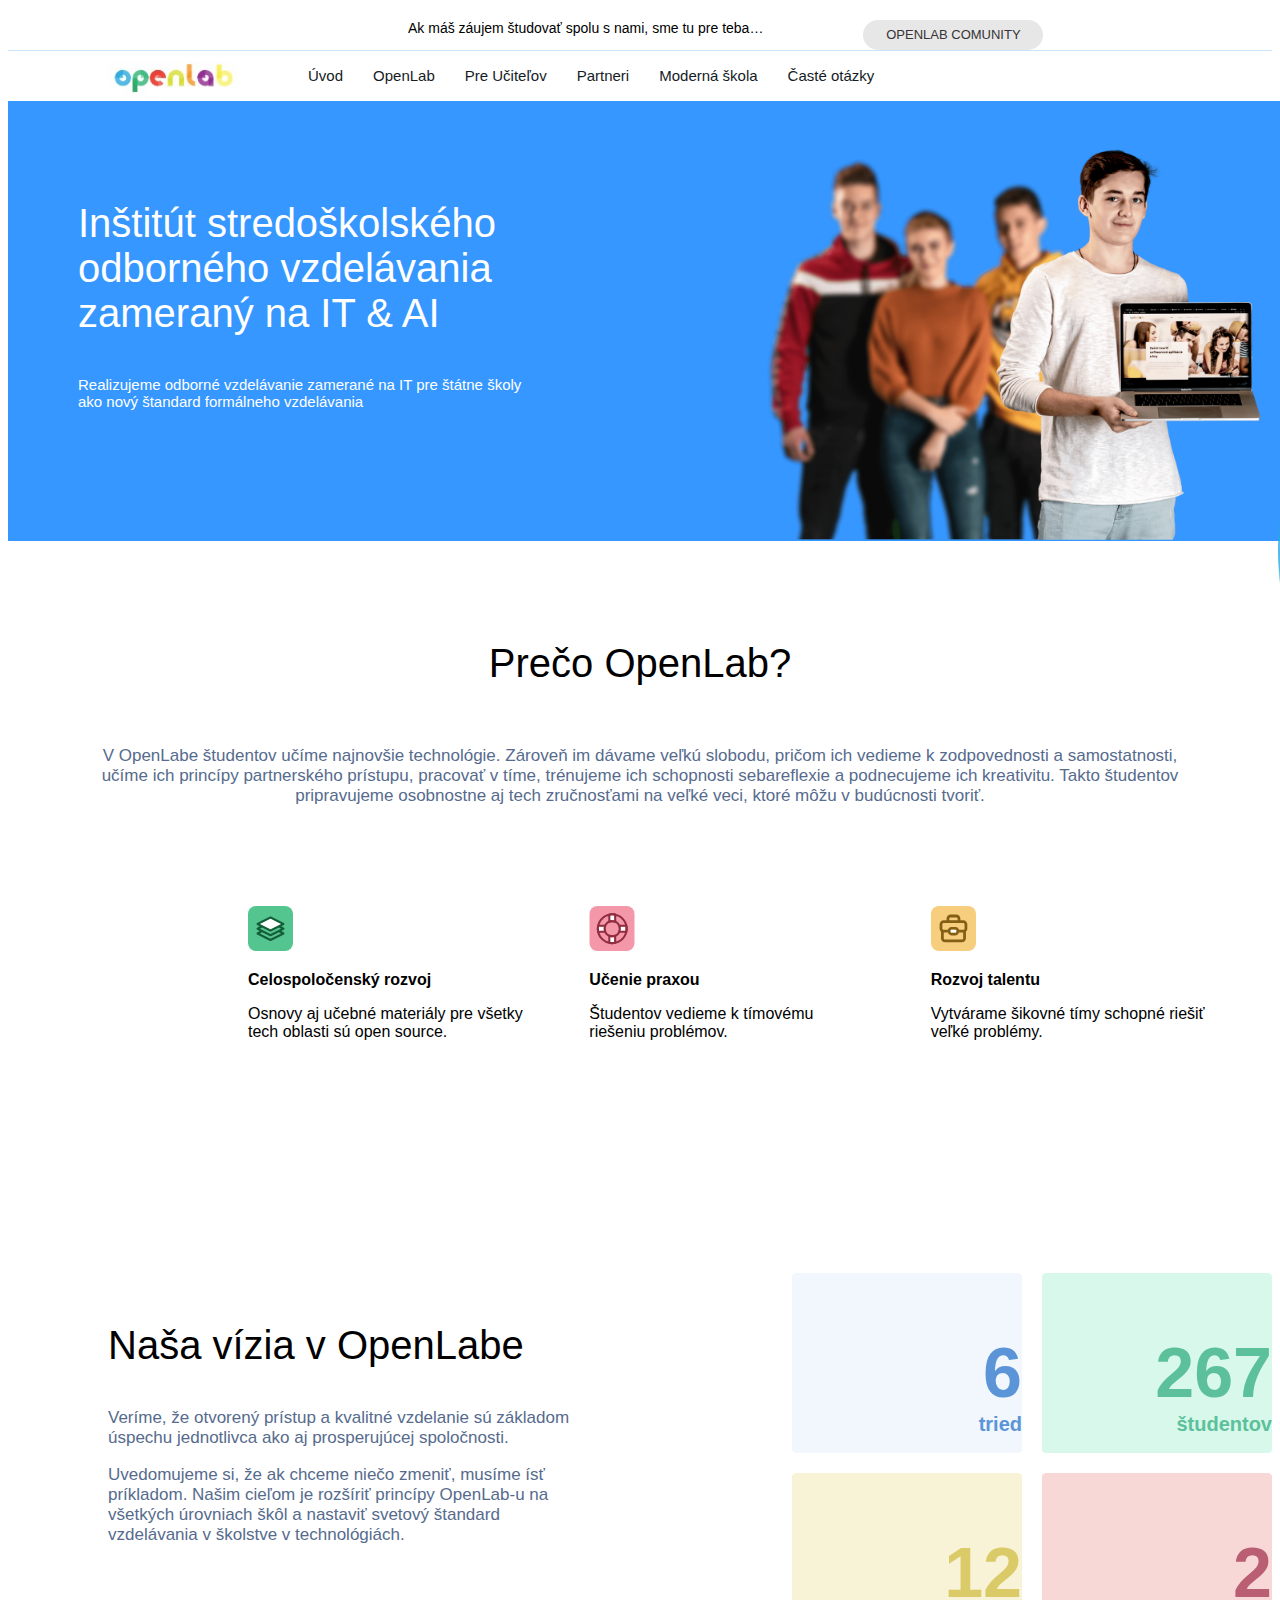
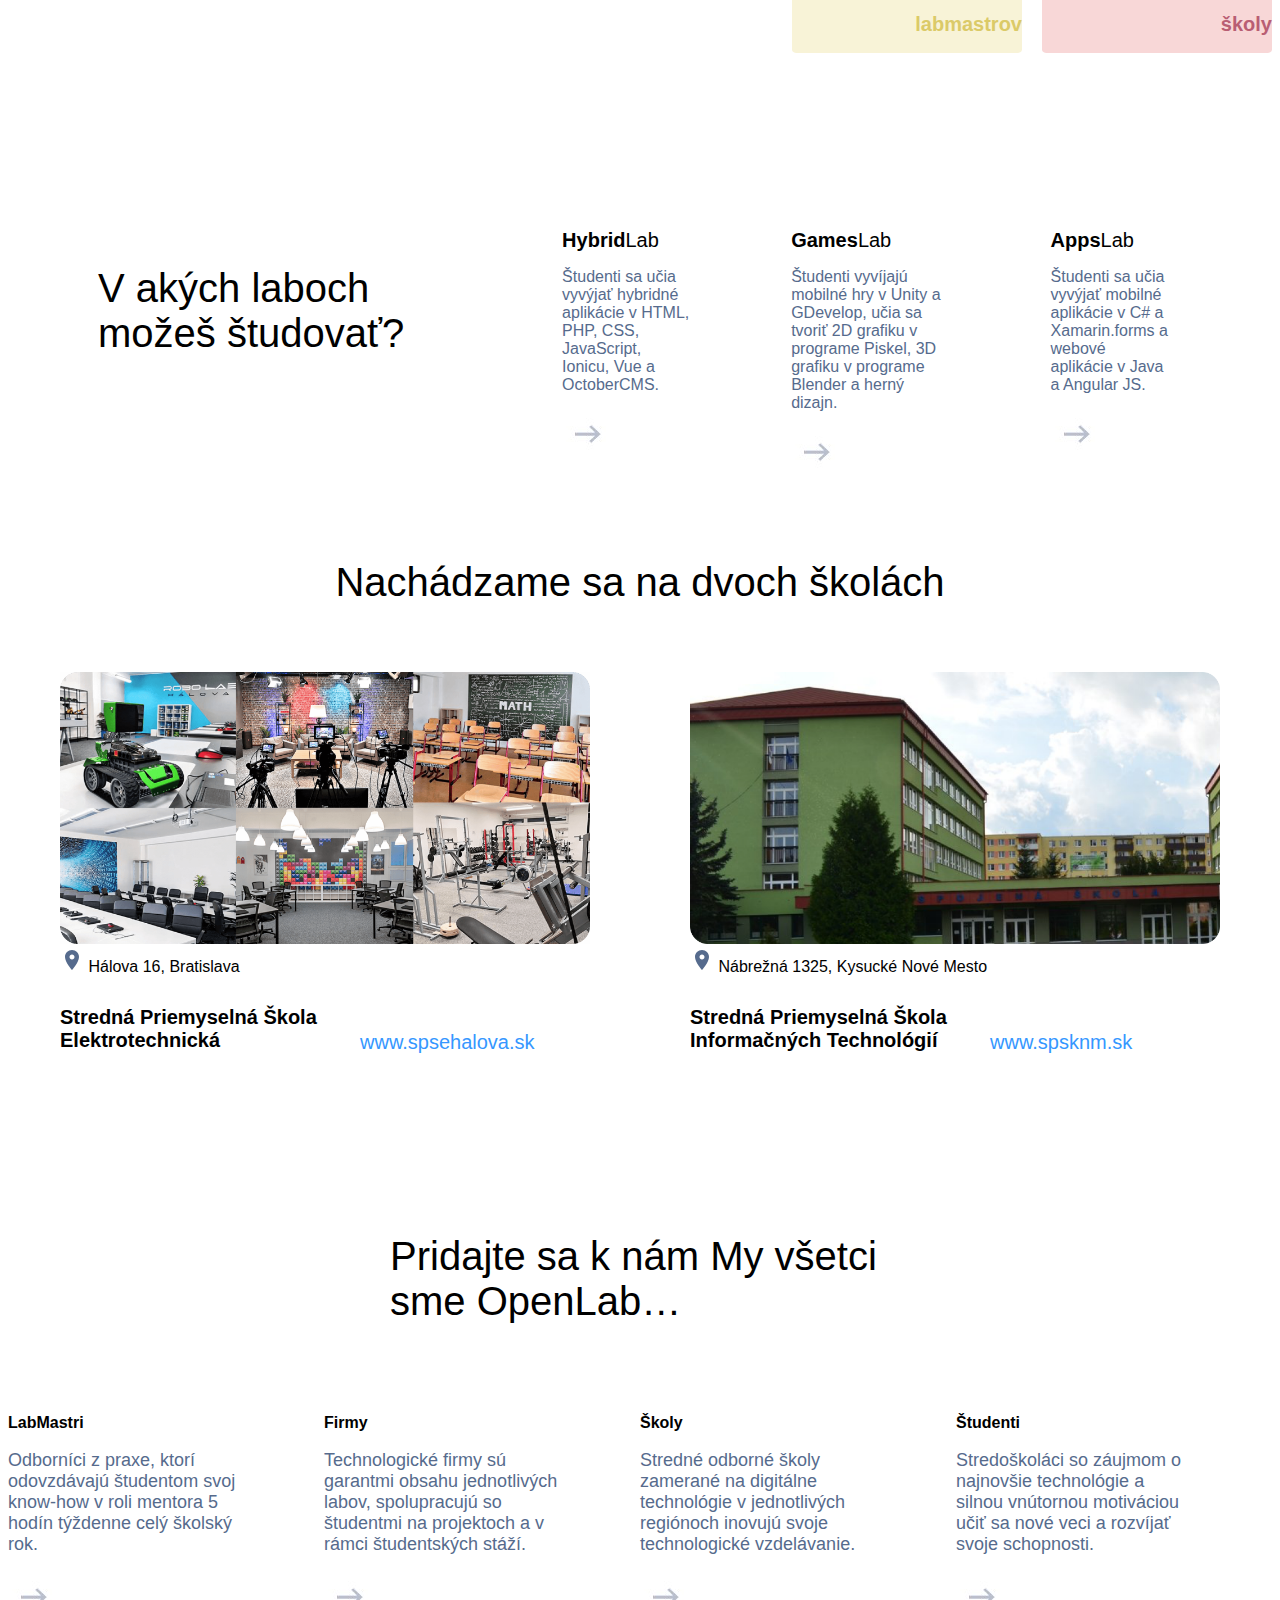
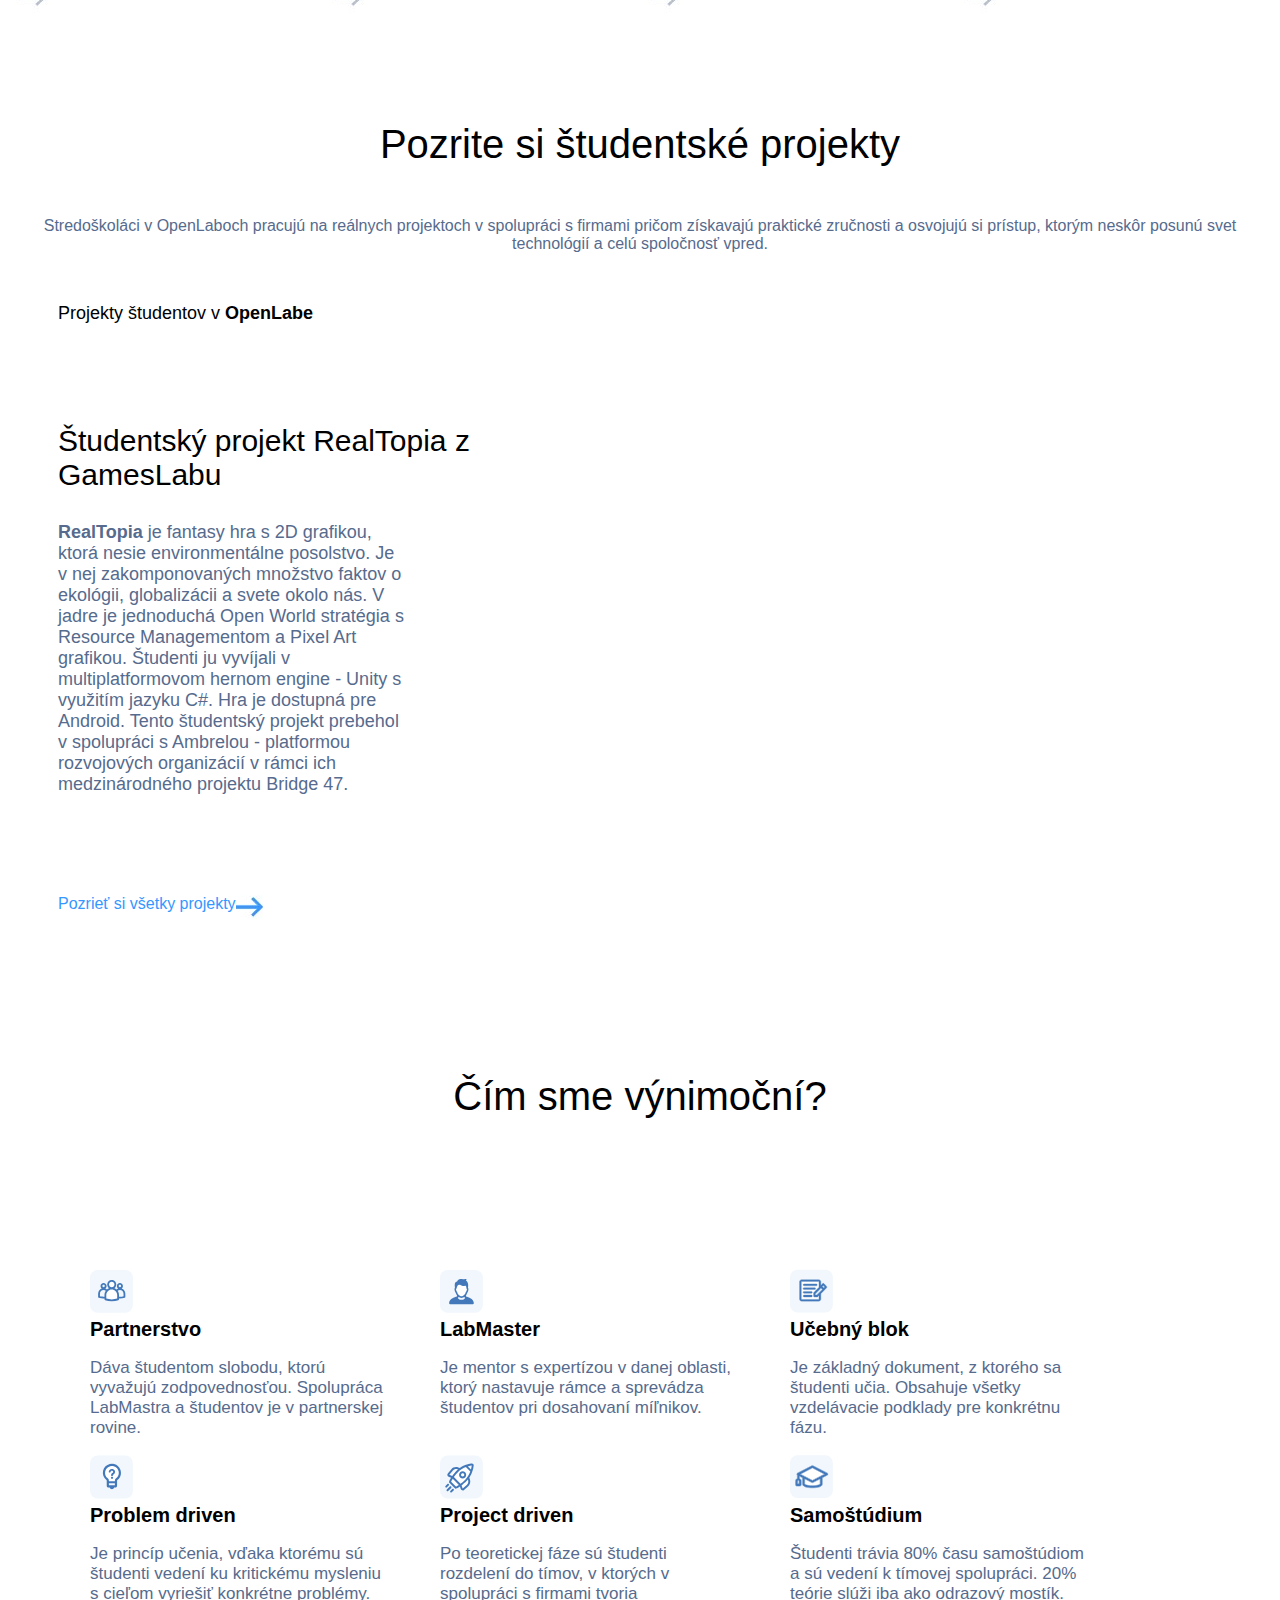
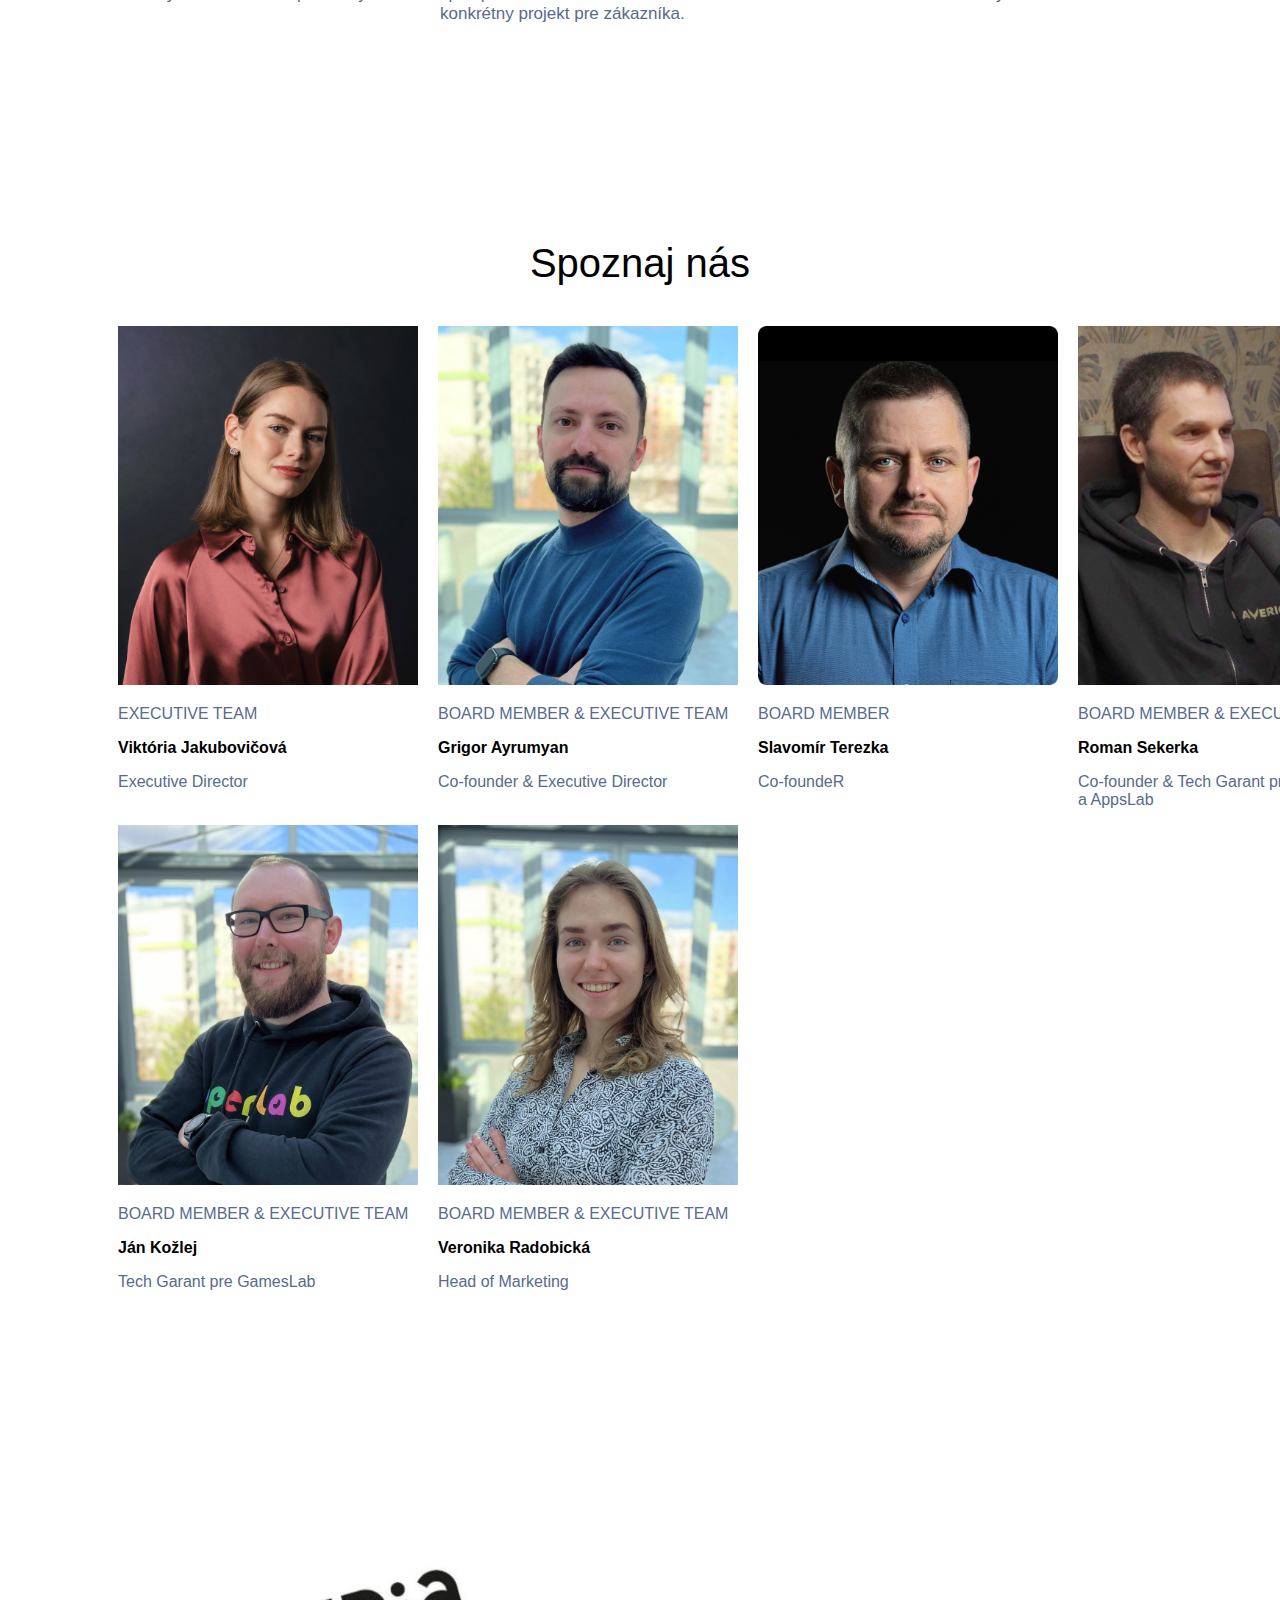
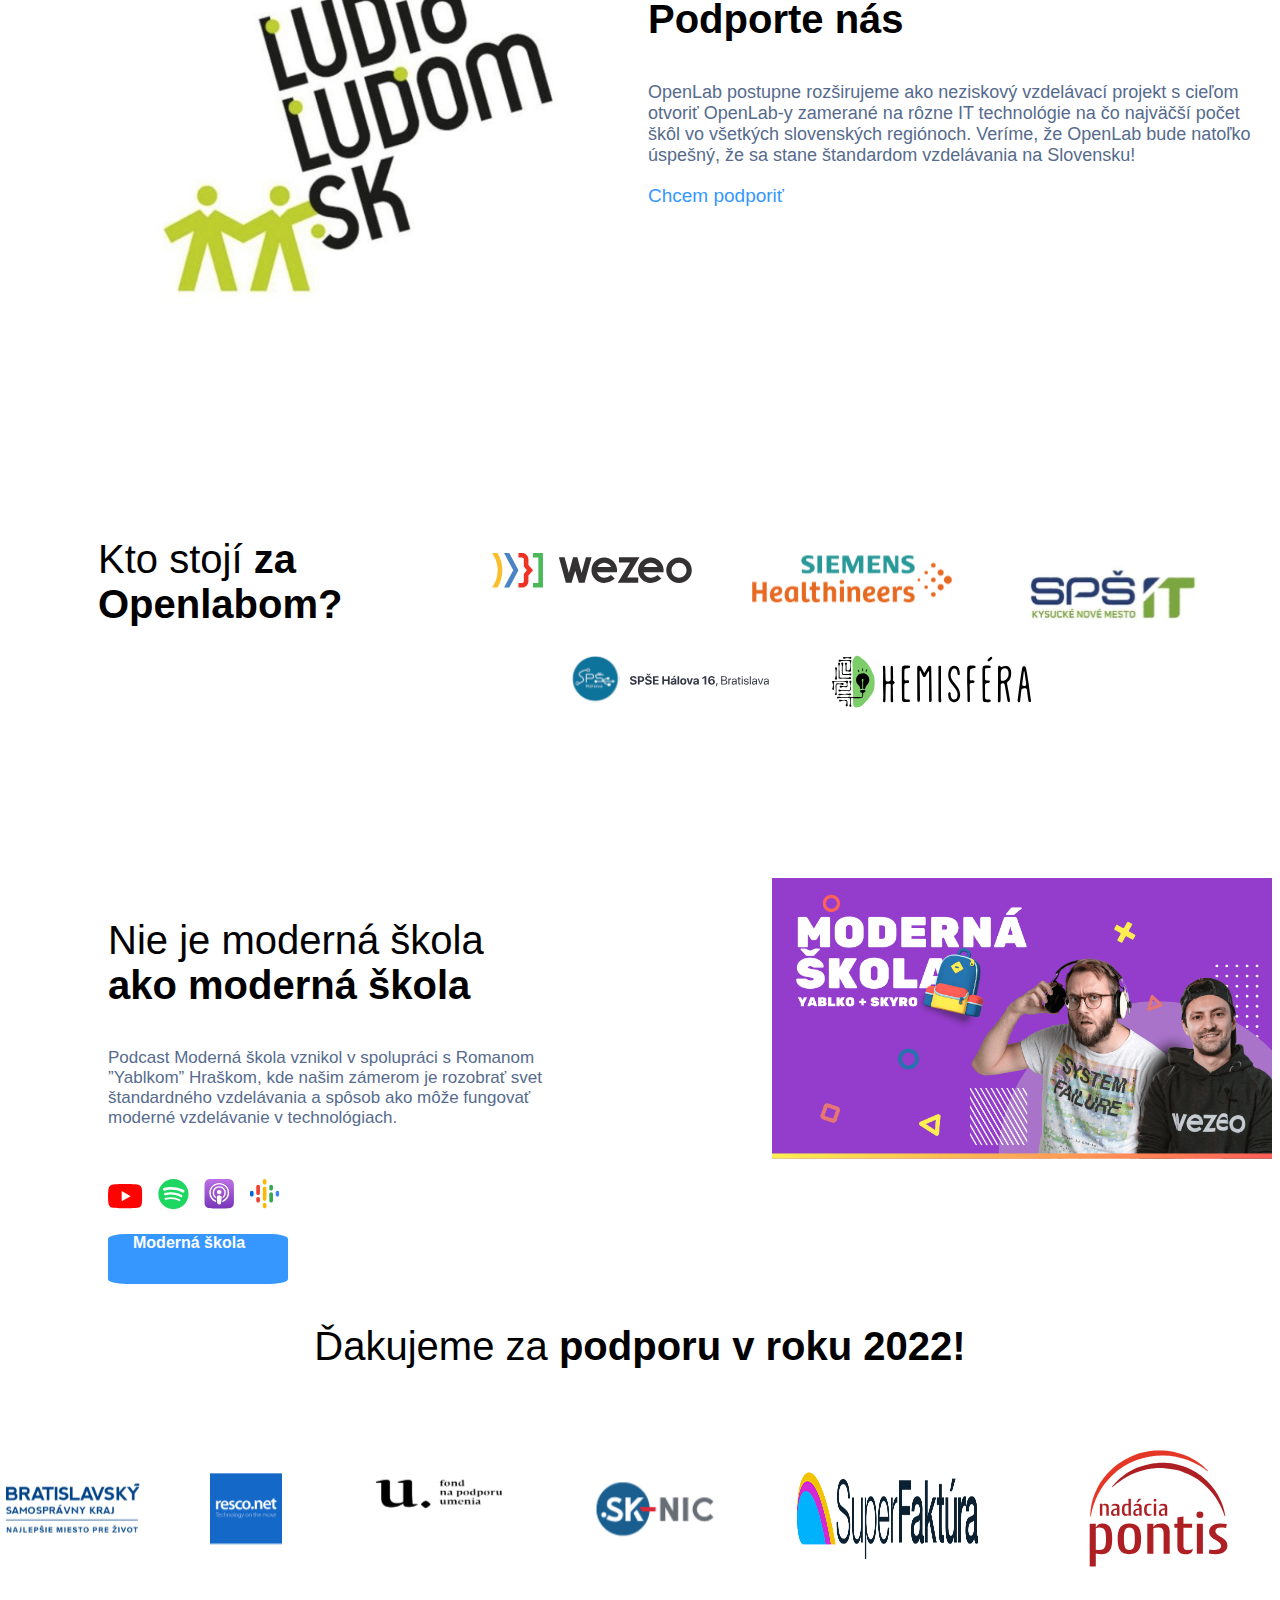
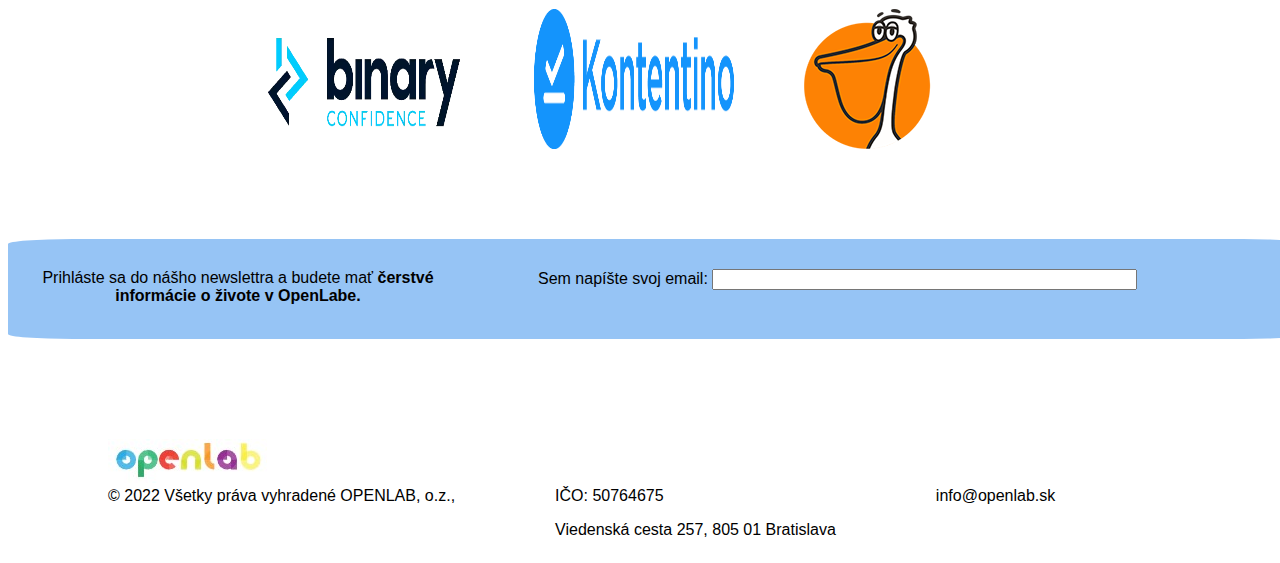
<file: index.html>
<!-- 
    ked chcem obsah odsunut od hran, pridam padding 
    ked to chcem odtlacit zvonka, od ostatnych elementov pouzijem margin 
    mozem pouzit aj margin right a pod.

    color: #989ca2;
-->



<!DOCTYPE html>
<html lang="en">
<head>
    <meta charset="UTF-8">
    <meta http-equiv="X-UA-Compatible" content="IE=edge">
    <meta name="viewport" content="width=device-width, initial-scale=1.0">
    <title>OpenLab</title>
    <link rel="stylesheet" href="./style/style.css">
    <link rel="stylesheet" href="./style/global.css">
</head>

<body>
<header>  
    <section id="navbar">
        <div class="discord-panel-container">
            <div class="discord-panel-text">
                Ak máš záujem študovať spolu s nami, sme tu pre teba…
            </div>
            <div class="discord-panel-buton-container">
                <div class="discord-link">    
                    <a class="discord-panel-buton-text" href="https://discord.com/invite/Y6xrdTvjFn">OPENLAB COMUNITY</a>
                </div>
            </div>
        </div>
        <div class="border-bottom"></div>
        <div class="menu-bar-container">
            <div>
                <img class="openlab-logo-mainbar" src="/_img/openlab-logo.jpg" alt="">
            </div>  
            <div>
                <nav>
                    <ul class="mainbar">
                        <li><a class="nav-link" href="">Úvod</a></li>
                        <li><a class="nav-link" href="">OpenLab</a></li>
                        <li><a class="nav-link" href="">Pre Učiteľov</a></li>
                        <li><a class="nav-link" href="">Partneri</a></li>
                        <li><a class="nav-link" href="">Moderná škola</a></li>
                        <li><a class="nav-link" href="">Časté otázky</a></li>
                    </ul>
                </nav>
            </div>
        </div>
    </section>
</header>
<section id="main-page">    
    <div>
        <div class="main-line-background">
            <div class="main-page-flex">
                <div class="main-text-box">   
                    <p class="main-text">
                        Inštitút stredoškolského odborného vzdelávania
                        <strong>zameraný na IT & AI</strong>
                    </p>
                    <p class="below-main-text">
                        Realizujeme odborné vzdelávanie zamerané na IT pre štátne školy 
                        ako nový štandard formálneho vzdelávania
                    </p>
                </div>
                <div>
                    <img class="main-home-img" src="/_img/main-home.png" alt="main-home">
                </div>
                <div><img class="circle" src="/_img/circle-home.png" alt="circle"></div>
            </div>
        </div>
    </div>

 
</section>
        
        


<section id="why-openlab">
    <h2 class="why-openlab">
        Prečo
        <strong>
            OpenLab?
        </strong>
    </h2>


    <p class = "why-openlab-text">
        V OpenLabe študentov učíme najnovšie technológie. Zároveň im dávame veľkú slobodu, pričom ich vedieme k zodpovednosti a
        samostatnosti, učíme ich princípy partnerského prístupu, pracovať v tíme, trénujeme ich schopnosti sebareflexie a
        podnecujeme ich kreativitu. Takto študentov pripravujeme osobnostne aj tech zručnosťami na veľké veci, ktoré môžu v
        budúcnosti tvoriť.
    </p>


    <div>
            <div>
                <ul class="whyopenlab-items-container"> 
                    <li>
                        <img src="/_img/why-openlab-imgs/select.svg" alt="select">
                        <p class="social-development">
                            <strong>
                                Celospoločenský rozvoj
                            </strong>
                        <p class="social-development-text">
                            Osnovy aj učebné materiály pre všetky tech  
                            oblasti sú open source. 
                        </p>
                    </li>
                    <li>
                        <img src="/_img/why-openlab-imgs/support.svg" alt="intership">  
                        <p class="learning-by-doing">
                            <strong>
                                Učenie praxou
                            </strong>
                        <p class="learning-by-doing-text">
                            Študentov vedieme k tímovému riešeniu 
                                        problémov. 
                        </p>
                    </li>
                    <li>
                        <img src="/_img/why-openlab-imgs/intership.svg" alt="support">
                        <p class="talent-development">
                            <strong>
                                Rozvoj talentu
                            </strong>
                        <p class="talent-development-text">
                            Vytvárame šikovné tímy schopné riešiť veľké 
                                    problémy.  </p>
                        </p>
                    </li>
                </ul>
            </div>
    </div>
</section>
<section id="our-vision-in-openlab">  
    <div class="ovib-main-flex">
        <div>
            <div>
                <h3 class="our-vision-in-openlab">
                    Naša vízia 
                    <strong>
                        v OpenLabe
                    </strong>
                </h3>
            </div>
            
            
            <div>
                <p class="our-vision-in-openlab-text">
                    Veríme, že otvorený prístup a kvalitné vzdelanie sú základom úspechu jednotlivca 
                    ako aj prosperujúcej spoločnosti. 
                    
                </p>
            </div>
            <p class="our-vision-in-openlab-text">
                Uvedomujeme si, že ak chceme niečo zmeniť, musíme ísť príkladom. Našim cieľom 
                je rozšíriť princípy OpenLab-u na všetkých úrovniach škôl a nastaviť svetový 
                štandard vzdelávania v školstve v technológiách. 
            </p>
        </div>
        <div>
            <div class="our-vision-in-openlab-box">
                <div class="oviob-line1">
                    <div class="classes6">
                        <div class="classes6-number">6</div>tried
                    </div>
                    <div class="students267">
                        <div class="students267-number">267</div>študentov
                    </div>
                </div>
                <div class="oviob-line2">
                    <div class="labmasters12">
                        <div class="labmasters12-number">12</div>labmastrov
                    </div>
                    <div class="schools2">
                        <div class="schools2-number">2</div>školy
                    </div>
                </div>
            </div>
        </div>

    </div>
</section>
<section id="which-labs-can-you-study">
    <div class="which-labs-can-you-study-container">
        <div>
            <section>
                <h4 class="which-labs-can-you-study">
                    V akých laboch 
                    <strong>
                        možeš študovať?
                    </strong>
                </h4>
            </section>
        </div>
            
        <ul class="flex-labs">
            <li> 
                <div>
                    <div class="hybridlab">   
                        <div class="fs20">
                            <strong>Hybrid</strong>Lab 
                </div>
                        
                        <p class="hybridlab-text textcolor">
                            Študenti sa učia vyvýjať 
                            hybridné aplikácie v 
                            HTML, PHP, CSS, 
                            JavaScript, Ionicu, Vue a 
                            OctoberCMS. 
                        </p>

                        <img class="arrow1" src="./_img/arrow.jpg" alt="arrow">

                    </div>
            </li>

            <li>
                <div class="gameslab">
                    <div class="fs20">
                    <strong>Games</strong>Lab
                    </div>
                    <p class="gameslab-text textcolor">
                        Študenti vyvíjajú mobilné 
                        hry v Unity a GDevelop, 
                        učia sa tvoriť 2D grafiku v 
                        programe Piskel, 3D 
                        grafiku v programe Blender 
                        a herný dizajn. 
                    </p>
                    <img class="arrow2" src="./_img/arrow.jpg" alt="arrow">

                </div>
            </li>
            <li>
                <div class="appslab">
                    <div class="fs20">
                        <strong>Apps</strong>Lab 
                    </div>
                    <p class="appslab-text textcolor">
                        Študenti sa učia vyvýjať 
                        mobilné aplikácie v C# a 
                        Xamarin.forms a webové 
                        aplikácie v Java a Angular 
                        JS. 
                    </p>
                    <img class="arrow3" src="./_img/arrow.jpg" alt="arrow">

                </div>
            </li>
            </div>
        </ul>
    </div>
</section>
<section id="we-are-on-two-schools">
    <div>
        <h5 class="we-are-on-two-schools">
            <strong>
                Nachádzame sa
            </strong>
            na dvoch školách
        </h5>
    </div>
    <div class="schools-container">  
        <div class="school1-box">
            <div>
                <img class="school1-img" src="./_img/school1.png" alt="halova">
            </div>
            <div>
                <img src="./_img/place.svg" alt="place">
                Hálova 16, Bratislava
            </div>
            <div class="school1-text-container">  
                <div class="school1-text">
                    Stredná Priemyselná Škola Elektrotechnická
                </div>
                <div class="school1-link">
                    <a class="school1-link" href="https://www.spsehalova.sk/">www.spsehalova.sk</a>
                </div>
            </div>
        </div>
        <div class="school2-box">
            <div>
                <img class="school2-img" src="./_img/school2.png" alt="kysuce">
            </div>
            <div>
                <img src="./_img/place.svg" alt="place">
                Nábrežná 1325, Kysucké Nové Mesto
            </div>
            <div class="school2-text-container">
                <div class="school2-text">
                    Stredná Priemyselná Škola Informačných Technológií
                </div>
                <div class="school2-link">
                    <a class="school2-link" href="http://www.spsknm.sk/ssknm/">www.spsknm.sk</a>
                </div>
            </div>
        </div>
    </div>
</section>





<section id="join-us">
    <div class="h7">
        Pridajte sa k nám <strong>My všetci sme OpenLab…</strong> 
    </div>
    <div class="we-are-all-openlab">
        <div class="labmasters">
            <strong>LabMastri</strong> 
            <p>
                Odborníci z praxe, ktorí 
                odovzdávajú študentom svoj 
                know-how v roli mentora 5 hodín 
                týždenne celý školský rok. 
            </p>
            <img src="/_img/arrow.jpg" alt="arrow">
        </div>
        <div class="companies">
            <strong>Firmy</strong>
            <p>
                Technologické firmy sú garantmi 
                obsahu jednotlivých labov, 
                spolupracujú so študentmi 
                na projektoch a v rámci študentských 
                stáží.

            </p>
            <img src="/_img/arrow.jpg" alt="arrow">
        </div>
        <div class="schools-waao">
            <strong>Školy</strong>
            <p>
                Stredné odborné školy zamerané 
                na digitálne technológie v 
                jednotlivých regiónoch inovujú 
                svoje technologické vzdelávanie. 

            </p>

            <img src="/_img/arrow.jpg" alt="arrow">
        </div>
        <div class="students-waao">
            <strong>Študenti</strong>
            <p>
                Stredoškoláci so záujmom o 
                najnovšie technológie a silnou 
                vnútornou motiváciou učiť sa 
                nové veci a rozvíjať svoje
                schopnosti. 

            </p>

            <img src="/_img/arrow.jpg" alt="arrow">
        </div>
    </div>
</section>

<section id="students-projects">
    <div class="students-projects">
        Pozrite si <strong>študentské projekty</strong>
    </div>
        <p class="students-projects-text">
            Stredoškoláci v OpenLaboch pracujú na reálnych projektoch v spolupráci s firmami pričom získavajú praktické zručnosti a
            osvojujú si prístup, ktorým neskôr posunú svet technológií a celú spoločnosť vpred.
        </p>
        <p class="students-projects-in-openlab">
            Projekty študentov v <strong>OpenLabe</strong>
        </p>
        <div>   
            <p class="realtopia">
                Študentský projekt RealTopia z GamesLabu
            </p>
            <p class="realtopia-text">
                <strong>RealTopia </strong>je fantasy hra s 2D grafikou, ktorá nesie environmentálne posolstvo. Je v nej zakomponovaných množstvo faktov
                o ekológii, globalizácii a svete okolo nás. V jadre je jednoduchá Open World stratégia s Resource Managementom a Pixel
                Art grafikou. Študenti ju vyvíjali v multiplatformovom hernom engine - Unity s využitím jazyku C#.
                Hra je dostupná pre Android. Tento študentský projekt prebehol v spolupráci s Ambrelou - platformou rozvojových
                organizácií v rámci ich medzinárodného projektu Bridge 47.
            </p>
            <div class="arrow-container">
                <div>
                    <a class="see-all-projects" href="https://www.youtube.com/channel/UCinIL-0-qCLU6zE5fo1SPNw">Pozrieť si všetky projekty</a>
                </div>
                <div>
                    <img src="./_img/blue-arrow.jpg" alt="arrow">
                </div>
            </div>
        </div>
</section>

<section id="what-makes-us-special">
    <p class="what-makes-us-special">Čím sme <strong>výnimoční?</strong></p>
    <div class="what-makes-us-special-line1">
        <div class="partnership">
            <img src="/_img/special1.svg" alt="special1">
            <div>
                <strong>Partnerstvo</strong>
            </div>
            <p class="partnership-text">
                Dáva študentom slobodu, ktorú vyvažujú zodpovednosťou. Spolupráca LabMastra a študentov je v partnerskej rovine.
            </p>
        </div>
        <div class="labmaster">
            <img src="/_img/special2.svg" alt="special2">
            <div>
                <strong>LabMaster</strong>
            </div>
            <p class="labmaster-text">
                Je mentor s expertízou v danej oblasti, ktorý nastavuje rámce a sprevádza študentov pri dosahovaní míľnikov.
            </p>
        </div>
        <div class="study-block">
            <img src="/_img/special3.svg" alt="special3">
            <div>
                <strong>Učebný blok</strong>
            </div>
            <p class="study-block-text">
                Je základný dokument, z ktorého sa študenti učia. Obsahuje všetky vzdelávacie podklady pre konkrétnu fázu.
            </p>
        </div>
        
    </div>
    <div class="what-makes-us-special-line2">
        <div class="problem-driven">
            <img src="/_img/special4.svg" alt="special4">
            <div>
                <strong>Problem driven</strong>
            </div>
            <p class="problem-driven-text">
                Je princíp učenia, vďaka ktorému sú študenti vedení ku kritickému mysleniu s cieľom vyriešiť konkrétne problémy.
            </p>
        </div>
        <div class="project-driven">
            <img src="/_img/special5.svg" alt="special5">
            <div>
                <strong>Project driven</strong>
            </div>
            <p class="project-driven">
                Po teoretickej fáze sú študenti rozdelení do tímov, v ktorých v spolupráci s firmami tvoria konkrétny projekt pre
                zákazníka.
            </p>
        </div>
        <div class="self-study">
            <img src="/_img/special6.svg" alt="special6">
            <div>
                <strong>Samoštúdium</strong>
            </div>
            <p>
                Študenti trávia 80% času samoštúdiom a sú vedení k tímovej spolupráci. 20% teórie slúži iba ako odrazový mostík.
            </p>
        </div>

    </div>
</section>
<section id="get-to-know-us">
    <div>
        <p class="get-to-know-us"><strong>Spoznaj nás</strong></p>
    </div>
    <div class="get-to-know-us-line1">
        <div class="viktoria-jakubovicova">
            <img class="mw300" src="/_img/viktoria-jakubovicova.jpg" alt="viktoria">
            <p>
                EXECUTIVE TEAM
            </p>
            <div>
                <strong>Viktória Jakubovičová</strong>
            </div>
            <p>
                Executive Director
            </p>
        </div>
        <div class="grigor-ayrumyan">
            <img class="mw300" src="/_img/grigor-ayrumyan.jpg" alt="grigor">
            <p>
                BOARD MEMBER & EXECUTIVE TEAM
            </p>
            <div>
                <strong>Grigor Ayrumyan</strong>
            </div>
            <p>
                Co-founder & Executive Director
            </p>

        </div>
        <div class="slavomir-terezka">
            <img class="mw300" src="/_img/slavomir-terezka.jpg" alt="slavomir">
            <p>
                BOARD MEMBER
            </p>
            <div>
                <strong>Slavomír Terezka</strong>
            </div>
            <p>
                Co-foundeR
            </p>

        </div>
        <div class="roman-sekera">
            <img class="mw300" src="/_img/roman-sekerka.jpg" alt="roman">
            <p>
                BOARD MEMBER & EXECUTIVE TEAM
            </p>
            <div>
                <strong>Roman Sekerka</strong>
            </div>
            <p>
                Co-founder & Tech Garant pre HybridLab a AppsLab
            </p>
        </div>
    </div>
    <div class="get-to-know-us-line2">
        <div class="jan-kozlej">
            <img class="mw300" src="/_img/jan-kozlej.jpg" alt="jan">
            <p>
                BOARD MEMBER & EXECUTIVE TEAM
            </p>
            <div>
                <strong>Ján Kožlej</strong>
            </div>
            <p>
                Tech Garant pre GamesLab
            </p>
        </div>
        <div class="veronika-radobicka">
            <img class="mw300" src="/_img/veronika-radobicka.jpg" alt="veronika">
            <p>
                BOARD MEMBER & EXECUTIVE TEAM
            </p>
            <div>
                <strong>Veronika Radobická</strong>
            </div>
            <p>
                Head of Marketing
            </p>
        </div>
    </div>
</section>
<section id="help-us">
    <div class="help-us-container">
       <div>
            <img class="help-us-img" src="_img/ludialudom.png" alt="ludia ludom">
       </div>
       <div>
            <p class="help-us"> 
                <strong>Podporte nás</strong>
            </p>
            <p class="help-us-text">
                OpenLab postupne rozširujeme ako neziskový vzdelávací projekt s cieľom otvoriť OpenLab-y zamerané na rôzne IT
                technológie na čo najväčší počet škôl vo všetkých slovenských regiónoch. Veríme, že OpenLab bude natoľko úspešný, že sa
                stane štandardom vzdelávania na Slovensku!
            </p>
            <p class="i-want-to-support">
                <a class="i-want-to-support" href="https://www.ludialudom.sk/profil/detail/41588">Chcem podporiť</a>
            </p>
       </div>
    </div>
</section>
<section id="who-stands-behind-openlab">
    <div class="who-stands-behind-openlab-container">
        <div class="who-stands-behind-openlab">
            Kto stojí
            <strong>za Openlabom?</strong>
        </div>
        <div>
            <ul class="who-stands-behind-openlab-logos">
                <li>
                    <img class="logs_img logs_img1" src="/_img/firmy/wezeo.svg" alt="wezeo">
                </li>
                <li>
                    <img class="logs_img" src="/_img/firmy/siemens.svg" alt="siemens">
                </li>
                <li>
                    <img class="logs_img" src="/_img/firmy/spsit.svg" alt="spsIT kysuce">
                </li>
            </ul>  
            <ul class="who-stands-behind-openlab-logos">
                <li>
                    <img class="logs_img" src="/_img/firmy/spse.svg" alt="halova">
                </li>
                <li>
                    <img class="logs_img" src="/_img/firmy/hemisfera.svg" alt="hemisfera">
                </li>
            </ul>
        </div>
    </div>

</section>
<section id="it-is-not-a-modern-school-like-a-modern-school">
    <div class="modern-school-container">   
        <div>
            <div>  
                <p class="modern-school">
                    Nie je moderná škola 
                    <strong>ako moderná škola</strong> 
                </p> 
                <p class="modern-school-text">
                    Podcast Moderná škola vznikol v spolupráci s Romanom ”Yablkom” Hraškom, kde našim zámerom je rozobrať svet štandardného
                    vzdelávania a spôsob ako môže fungovať moderné vzdelávanie v technológiach.
                </p>
            </div>
        </div>
        <div>
            <img class="skyro" src="/_img/skyro.png" alt="skyro">
        </div>
    </div>
    <div>
        <ul class="links-container">
            <li>
                <a href="https://www.youtube.com/c/Modern%C3%A1%C5%A1kola"><img src="/_img/youtube-color.svg"
                        alt="youtube"></a>
            </li>
            <li>
                <a href="https://open.spotify.com/show/7x8hnF8aX7LYbPsU155dJs"> <img src="/_img/spotify.svg"
                        alt="spotify"></a>
            </li>
            <li>
                <a href="https://podcasts.apple.com/sk/podcast/modern%C3%A1-%C5%A1kola/id1594689894"><img
                        src="/_img/podcast.svg" alt="podcast"></a>
            </li>
            <li>
                <a href="https://podcasts.google.com/feed/aHR0cHM6Ly9mZWVkLnBvZGJlYW4uY29tL21vZGVybmFza29sYS9mZWVkLnhtbA"><img
                        src="/_img/google-podcast.svg" alt="google podcasts"></a>
            </li>
        </ul>
    </div>
    <div class="modern-s-buton">
        <a class="modern-school-buton" href="https://openlab.sk/moderna-skola/">Moderná škola</a>
    </div>
    
</section>
<section id="thank-you-for-your-support">
        <div>
            <p class="thank-you-for-your-support-title">
                Ďakujeme za <strong>podporu v roku 2022!</strong>
            </p>
        </div>
        <div class="support1">
            <img class="mw200" src="/_img/support/support1.svg" alt="support1">
            <img class="mw200" src="/_img/support/support3.svg" alt="support3">
            <img class="mw200" src="/_img/support/support6.svg" alt="support6">
            <img class="mw200" src="/_img/support/support7.svg" alt="support7">
            <img class="mw200" src="/_img/support/superfaktura.png" alt="superfaktura">
            <img class="mw200" src="/_img/support/pontis.svg" alt="pontis">
        </div>
        <div class="support2">
            <img class="mw200" src="/_img/support/binary-confidence.png" alt="binary-confidence">
            <img class="mw200" src="/_img/support/kontentino.png" alt="kontentino">
            <img class="mw200" src="/_img/support/pelikan_logo.png" alt="pelikan">
        </div>
</section>
<section id="last-section">
    <div class="last-section-container">
        <div class="last-section-text">
            Prihláste sa do nášho newslettra a budete mať
            <strong>čerstvé informácie o živote v OpenLabe.</strong>
        </div>
        <div class="write-email">
            <label for="email"> Sem napíšte svoj email:</label>
            <input class="email" type="email" size="50" id="email" type="email">
        </div>
    </div>
</section>
<footer class="footer">
     
    <div>
        <img class="openlab-logo-footer" src="/_img/openlab-logo.jpg" alt="openlab">
    </div>
    <div class="footer-flex">
        <div class="footer-text1">
            © 2022 Všetky práva vyhradené OPENLAB, o.z.,
        </div>
        
        
        <div class="footer-text2">
            <div>IČO: 50764675</div>

            <p>Viedenská cesta 257, 805 01 Bratislava</p>
        </div>
        
        <div class="footer-text3">
            info@openlab.sk
        </div>
    </div>
</footer>

</body>
</html>
</file>
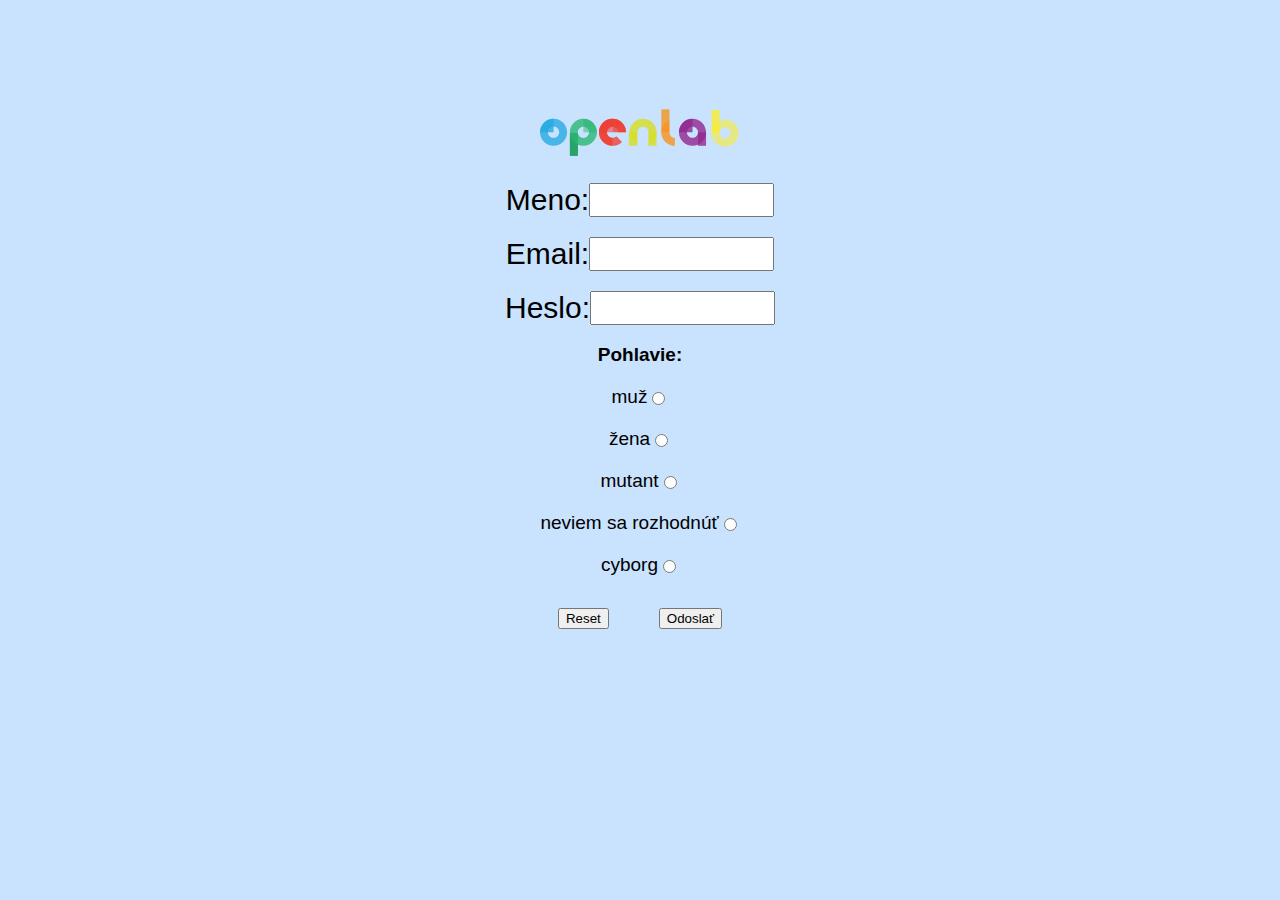
<file: registracny-folmular/registration-index.html>
<!DOCTYPE html>
<html lang="en">
<head>
    <meta charset="UTF-8">
    <meta http-equiv="X-UA-Compatible" content="IE=edge">
    <meta name="viewport" content="width=device-width, initial-scale=1.0">
    <title>Document</title>
    <link rel="stylesheet" href="./registration.css">
</head>
<body>
    <div class="main">  
        <div>
            <img class="openlab-logo" src="./_img/openlab-logo.svg" alt="">
        </div>
        <div>  
            <form action="action.html" method="get">
                <span> 
                    <label for="name">Meno:</label>
                    <input type="text" name="name" id="name">
                </span>
                <span>
                    <label for="email">Email:</label>
                    <input type="text" name="email" id="email">
                </span>
                <span>
                    <label for="password">Heslo:</label>
                    <input type="text" name="password" id="password">
                </span>
                <div class="male-female">   
                    <p class="gander">
                        Pohlavie:
                    </p>
                    <span>
                        <label for="male">muž</label>
                        <input type="radio" name="gander" id="male" value="male">
                    </span>
                    <span>
                        <label for="female">žena</label>
                        <input type="radio" name="gander" id="female" value="female">
                    </span>
                    <span>
                        <label for="mutant">mutant</label>
                        <input type="radio" name="gander" id="mutant">
                    </span>
                    <span>
                        <label for="dont-know">neviem sa rozhodnúť</label>
                        <input type="radio" name="gander" id="dont-know">
                    </span>
                    <span>
                        <label for="cyborg">cyborg</label>
                        <input type="radio" name="gander" id="cyborg">
                    </span>
                </div>
                <div class="button-flex">  
                    <div>
                        <button class="button1" type="reset">Reset</button>
                    </div>
                    <div>
                        <button type="submit">Odoslať</button>
                    </div>
                </div>
            </form>
        </div>
    </div>
</body>
</html>
</file>
<file: style/style.css>
body{
    background-color: white ;
    font-family: sans-serif;
    overflow-x: hidden;
    overflow-y: scroll;
}
/* 
header */

.discord-panel-container{
    display: flex;
    margin-left: 400px;
    margin-top: 20px;
    
}

.discord-panel-buton-container{
    background-color: rgba(194, 194, 194, 0.397);
    margin-left: 100px;
    text-align: center;
    border-radius: 50rem;
    width: 180px;
    height: 30px;
    
    
}

.discord-link{
    margin-top: 5px;
}

.discord-panel-buton-text{
    font-size: 13px;
    text-decoration: none;
    color: rgb(54, 52, 52);
}

.discord-panel-text {
    font-size: 14px;
}


.border-bottom{
    border-bottom: solid 1px #3597ff44;
    max-width: 1300px;
    margin-left: auto;
    margin-right: auto;
}

.menu-bar-container{
    display: flex;
}

.mainbar{
    display: flex;
    list-style-type: none;
    
}

.openlab-logo-mainbar{
    margin-left: 100px;
    width: 130px;
    margin-top: 10px;
}
.nav-link{
    margin-left: 30px;
    text-decoration: none;
    color: #151b25;
    font-size: 15px;
}

/* mainpage */

.main-line-background{
    background-color: #3597ff;
    height: 440px;
    width: 1950px;
}

.main-page-flex{
    display: flex;
}

.main-text-box{
    margin-top: 60px;
    margin-left: 70px;
}

.main-text{
    font-weight: 100;
    font-size: 40px;
    color: white;
    width: 450px;
}

.below-main-text{
    font-weight: 100;
    font-size: 15px;
    color: white;
    width: 450px;
}

.main-home-img{
    max-width: 550px;
    margin-top: 15px;
    margin-left: 200px;

}
.circle{
    max-width: 500px;
    margin-top: 200px;

}


/* Why openlab */
/* FLEBOX */

.why-openlab {
    text-align: center;
    font-size: 40px;
    font-weight: 100;
    margin-top: 100px;


}

.why-openlab-text {
    text-align: center;
    max-width: 1100px;
    margin-left: auto;
    margin-right: auto;
    color: #566B8D;
    font-size: 17px;
    font-family: sans-serif;
    margin-top: 60px;
}



.whyopenlab-items-container{
    display: flex;
    margin-left: 200px;
    margin-top: 100px;
    align-items: center;
}

.whyopenlab-items-container li{
    margin-right: 60px;
    list-style: none;
}
.social-development-text{
    max-width: 300px;
}

.learning-by-doing-text{
    max-width: 300px;
}

.talent-development-text{
    max-width: 300px;
}

/* Our vision in openlab */

.ovib-main-flex{
    display: flex;
}

.our-vision-in-openlab{
    font-size: 40px;
    margin-left: 100px;
    margin-top: 250px;
    font-weight: 100;
}

.our-vision-in-openlab-text{
    font-size: 17px;
    margin-left: 100px;
    color: #566b8d;
    max-width: 640px;
    
}


.our-vision-in-openlab-box{
    margin-top: 200px;
    margin-left: 200px;
}

.oviob-line1{
    display: flex;
}

.oviob-line2{
    display: flex;
}

.classes6{
    margin-right: 20px;
    margin-bottom: 20px;
    background-color: rgba(221, 236, 251, 0.4);
    width: 230px;
    height: 180px;
    border-radius: 2%;
    color: #5b94d7;
    font-size: 20px;
    font-weight: bold;
    text-align: right;
}

.classes6-number{
    font-size: 70px;
    margin-top: 60px;
}

.students267{
    background-color: rgba(156, 238, 204, 0.4);
    width: 230px;
    height: 180px;
    border-radius: 2%;
    color: #5cc19a;
    font-size: 20px;
    font-weight: bold;
    text-align: right;
}
.students267-number{
    font-size: 70px;
    margin-top: 60px;
}


.labmasters12{
    margin-right: 20px;
    background-color: rgba(238, 226, 156, 0.4);
    width: 230px;
    height: 180px;
    border-radius: 2%;
    color: #dbca68;
    font-size: 20px;
    font-weight: bold;
    text-align: right;
}
.labmasters12-number{
    font-size: 70px;
    margin-top: 60px;
}

.schools2{
    background-color: rgba(238, 156, 156, 0.4);
    width: 230px;
    height: 180px;
    border-radius: 2%;
    color: #b95e73;
    font-size: 20px;
    text-align: right;
    font-weight: bold;
}
.schools2-number{
    font-size: 70px;
    margin-top: 60px;
}
/* Which labs can you study */


.which-labs-can-you-study{
    font-size: 40px;
    margin-left: 90px;
    font-weight: 100;
    max-width: 400px;
    
}

.which-labs-can-you-study-container{
    display: flex;
    margin-top: 160px;
    
}

.flex-labs{
    display: flex;
    margin-left: 100px;
}

.flex-labs li{
    margin-right: 100px;
    list-style: none;
}

.hybridlab-text{
    max-width: 170px;
    color: #566b8d;
}
.gameslab-text{
    max-width: 210px;
    color: #566b8d;
}

.appslab-text{
    max-width: 160px;
    color: #566b8d;
}

/* we-are-on-two-schools */

.we-are-on-two-schools{
    font-size: 40px;
    font-weight: 100;
    text-align: center;
}

.schools-container{
    display: flex;
    justify-content: center;
}
.school1-img{
    max-width: 530px;
    margin-right: 100px;
}
.school1-text-container{
    display: flex;
}
.school1-text{
    max-width: 300px;
    font-size: 20px;
    font-weight: bold;
    margin-top: 30px
}

.school2-img{
    max-width: 530px;
}

.school2-text-container {
    display: flex;
}

.school2-text{
    max-width: 300px;
    font-size: 20px;
    font-weight: bold;
    margin-top: 30px;
}
.school1-link{
    color: #3597ff;
    text-decoration: none;
    font-size: 20px;
    margin-top: 55px;
}

.school2-link{
    color: #3597ff;
    text-decoration: none;
    font-size: 20px;
    margin-top: 55px;
}


/* join us */

.h7{
    font-size: 40px;
    font-weight: 100;
    margin-top: 180px;
    max-width: 500px;
    margin-right: auto;
    margin-left: auto;
    
    
}

.we-are-all-openlab{
    display: flex;
    text-align: left;
    margin-top: 90px;
    justify-content: center;
}
.labmasters p{
    max-width: 250px;
    margin-right: 80px;
    font-size: 18px;
    color: #566b8d;
}
.companies p{
    max-width: 250px;
    margin-right: 80px;
    font-size: 18px;
    color: #566b8d;
}
.schools-waao p{
    max-width: 250px;
    margin-right: 80px;
    font-size: 18px;
    color: #566b8d;
}
.students-waao p{
    max-width: 250px;
    margin-right: 80px;
    font-size: 18px;
    color: #566b8d;
}


/* students-projects */

.students-projects{
    font-weight: 100;
    font-size: 40px;
    text-align: center;
    margin-top: 150px;
    margin-top: 100px;
}

.students-projects-text{
    text-align: center;
    max-width: 1300px;
    margin-left: auto;
    margin-right: auto;
    margin-top: 50px;
    color: #566b8d;
    font-size: 16px;
}
.students-projects-in-openlab{
    margin-top: 50px;
    font-size: 18px;
    margin-left: 50px;
}

.realtopia{
    font-size: 30px;
    max-width: 500px;
    margin-top: 100px;
    margin-left: 50px;
}

.realtopia-text{
    max-width: 350px;
    color: #566b8d;
    font-size: 18px;
    margin-left: 50px;

}

.arrow-container{
    display: flex;
    margin-top: 100px;
    margin-left: 50px;
}

.see-all-projects{
    text-decoration: none;
    color: #3597ff;
    
}

/* what-makes-us-special */

.what-makes-us-special{
    font-weight: 100;
    font-size: 40px;
    text-align: center;
    margin-top: 150px;
}

.what-makes-us-special-line1{
    display: flex;
    margin-top: 150px;
    max-width: 1100px;
    margin-left: auto;
    margin-right: auto;
}

.partnership{
    max-width: 300px;
    font-size: 17px;
    margin-right: 50px;

}

.partnership div {
    font-size: 20px;
}

.partnership p{
    color: #566b8d;
}

.labmaster {
    max-width: 300px;
    font-size: 17px;
    margin-right: 50px;

}

.labmaster div {
    font-size: 20px;
}

.labmaster p {
    color: #566b8d;
}

.study-block {
    max-width: 300px;
    font-size: 17px;

}

.study-block div {
    font-size: 20px;
}

.study-block p {
    color: #566b8d;
}

.problem-driven {
    max-width: 300px;
    font-size: 17px;
    margin-right: 50px;

}

.problem-driven div {
    font-size: 20px;
}

.problem-driven p {
    color: #566b8d;
}

.project-driven {
    max-width: 300px;
    font-size: 17px;
    margin-right: 50px;

}

.project-driven div {
    font-size: 20px;
}

.project-driven p {
    color: #566b8d;
}

.self-study{
    max-width: 300px;
    font-size: 17px;

}

.self-study div {
    font-size: 20px;
}

.self-study p {
    color: #566b8d;
}





.what-makes-us-special-line2{
    display: flex;
    max-width: 1100px;
    margin-left: auto;
    margin-right: auto;
}

/* get-to-know-us */

.get-to-know-us{
    font-weight: 100;
    font-size: 40px;
    text-align: center;
    margin-top: 200px;
}

.get-to-know-us-line1{
    display: flex;
}
.get-to-know-us-line2 {
    display: flex;
}

.viktoria-jakubovicova{
    margin-right: 20px;
    margin-left: 110px;
    
}

.viktoria-jakubovicova p{
    color: #566b8d;
}

.grigor-ayrumyan {
    margin-right: 20px;

}

.grigor-ayrumyan p {
    color: #566b8d;
}

.slavomir-terezka {
    margin-right: 20px;

}

.slavomir-terezka p {
    color: #566b8d;
}

.roman-sekera{
    margin-right: 20px;

}

.roman-sekera p {
    color: #566b8d;
}

.jan-kozlej {
    margin-right: 20px;
    margin-left: 110px;

}

.jan-kozlej p {
    color: #566b8d;
}

.veronika-radobicka{
    margin-right: 20px;

}

.veronika-radobicka p {
    color: #566b8d;
}




/* help us */

.help-us-container{
    display: flex;
    margin-top: 200px;
}

.help-us-img{
    max-width: 600px;
    margin-left: 40px;
}

.help-us{
    font-size: 40px;
    margin-top: 90px;
}

.help-us-text{
    max-width: 700px;
    color: #566b8d;
    font-size: 18px;
}

.i-want-to-support{
    color: #3597ff;
    text-decoration: none;
    font-size: 19px;
}


/* who-stands-behind-openlab */

.who-stands-behind-openlab{
    font-size: 40px;
    max-width: 400px;
    margin-left: 90px;
    
}

.who-stands-behind-openlab-container{
    margin-top: 200px;
    display: flex;
}

.who-stands-behind-openlab-logos{
    display: flex;
    justify-content: center;
    list-style-type: none;
}


.logs_img1{
    margin-left: 100px;
}

.logs_img{
    margin-right: 60px;
    width: 200px;
    
}

/* moderna skola */

.modern-school{
    font-size: 40px;
    max-width: 450px;
    margin-left: 100px;
}
.modern-school-text{
    color: #566b8d;
    font-size: 17px;
    margin-left: 100px;
    max-width: 500px;
}

.modern-school-container{
    display: flex;
    margin-top: 150px;
}
.skyro{
    margin-left: 200px;
    
    
}

.links-container{
    display: flex;
    list-style: none;
    margin-left: 60px;
}
.links-container li{
    margin-right: 15px;
}
.modern-s-buton{
    background-color: #3597ff;
    height: 50px;
    width: 180px;
    margin-left: 100px;
    border-radius: 10%;
}

.modern-school-buton{
    width: 200px;
    height: 100px;
    text-decoration: none;
    color: white;
    font-weight: bold;
    font-size: 16px;
    margin-left: 25px;
    
}

.skyro{
    max-width: 500px;
}
/* 
thank-you-for-your-support */

.thank-you-for-your-support-title {
    font-size: 40px;
    text-align: center;
}

.support1{
    display: flex;
    justify-content: center;
}

.support1 img{
    margin-right: 70px;
}

.support2 {
    display: flex;
    justify-content: center;
    
}

.support2 img{
    margin-right: 70px;
}
/* last section */


.last-section-container{
    display: flex;
    width: 1300px;
    height: 100px;
    background-color: #96c4f5;
    border-radius: 5%;
    margin-left: auto;
    margin-right: auto;
    margin-top: 90px;
}

.last-section-text{
    text-align: center;
    max-width: 400px;
    margin-left: 30px;
    margin-top: 30px;
}
.write-email{
    margin-top: 30px;
    margin-left: 100px;
}

.email{
    
}



/* footer */

.footer-flex{
    display: flex;
}

.openlab-logo-footer{
    margin-left: 100px;
    margin-top: 100px;
}
.footer-text1{
    margin-left: 100px;
    
}
.footer-text2{
    margin-left: 100px;
}
.footer-text3{
    margin-left: 100px;
}
</file>
<file: style/global.css>
.fs20 {
    font-size: 20px;
}

.fw700 {
    font-weight: 700 !important;
}

.fw300 {
    font-weight: 300 !important;
}

.mw300 {
    max-width: 300px;
}

.mw200 {
    max-width: 200px;
}
</file>
<file: registracny-folmular/registration.css>
body{
    font-size: 30px;
    font-family: sans-serif;
    background-color: #0679f437;
}

.openlab-logo{
    width: 200px;
    margin-top: 100px;
}

.main{
    text-align: center;
}

.button-flex{
    display: flex;
    margin-top: 20px;
    justify-content: center;
}
.male-female{
    font-size: 19px;
}

.button1{
    margin-right: 50px;
}

span{
    display: flex;
    justify-content: center;
    margin-top: 20px;
}

.gander{
    font-weight: bold;
    font-size: 19px;
}
</file>
